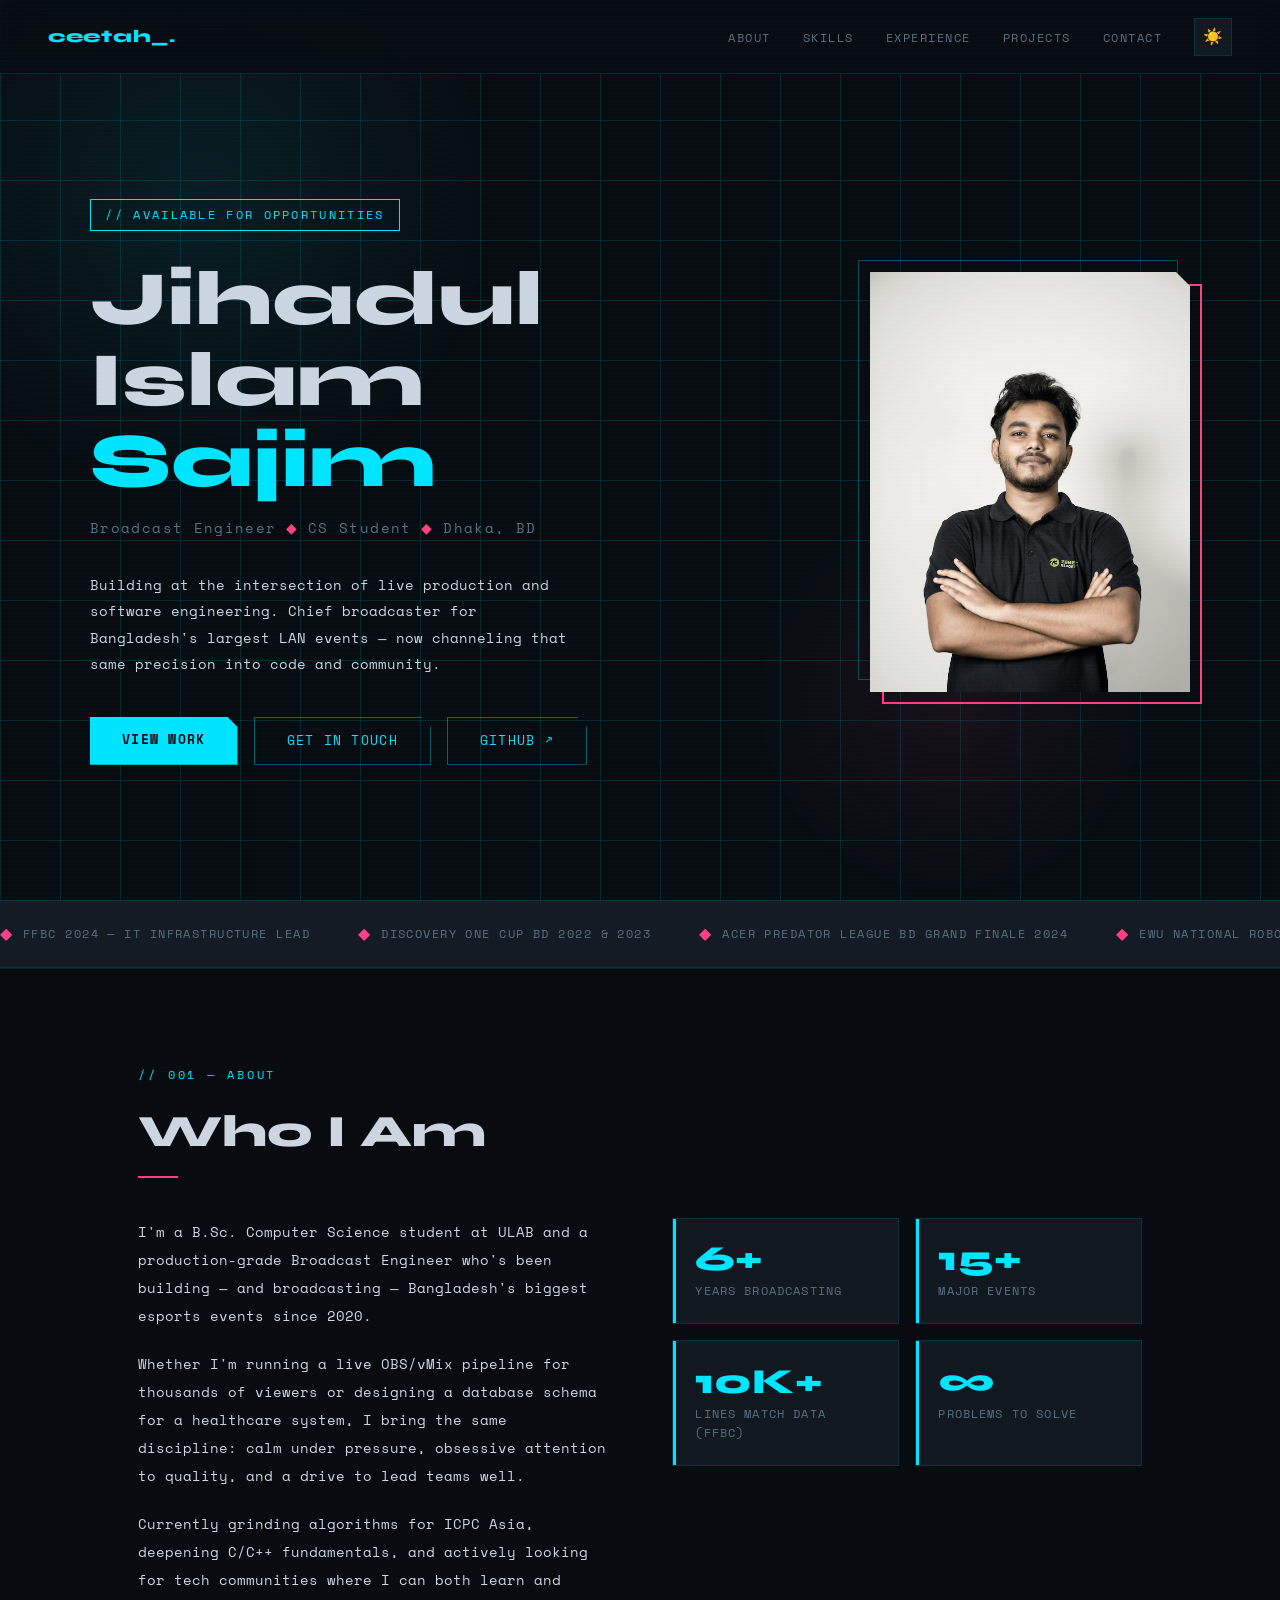
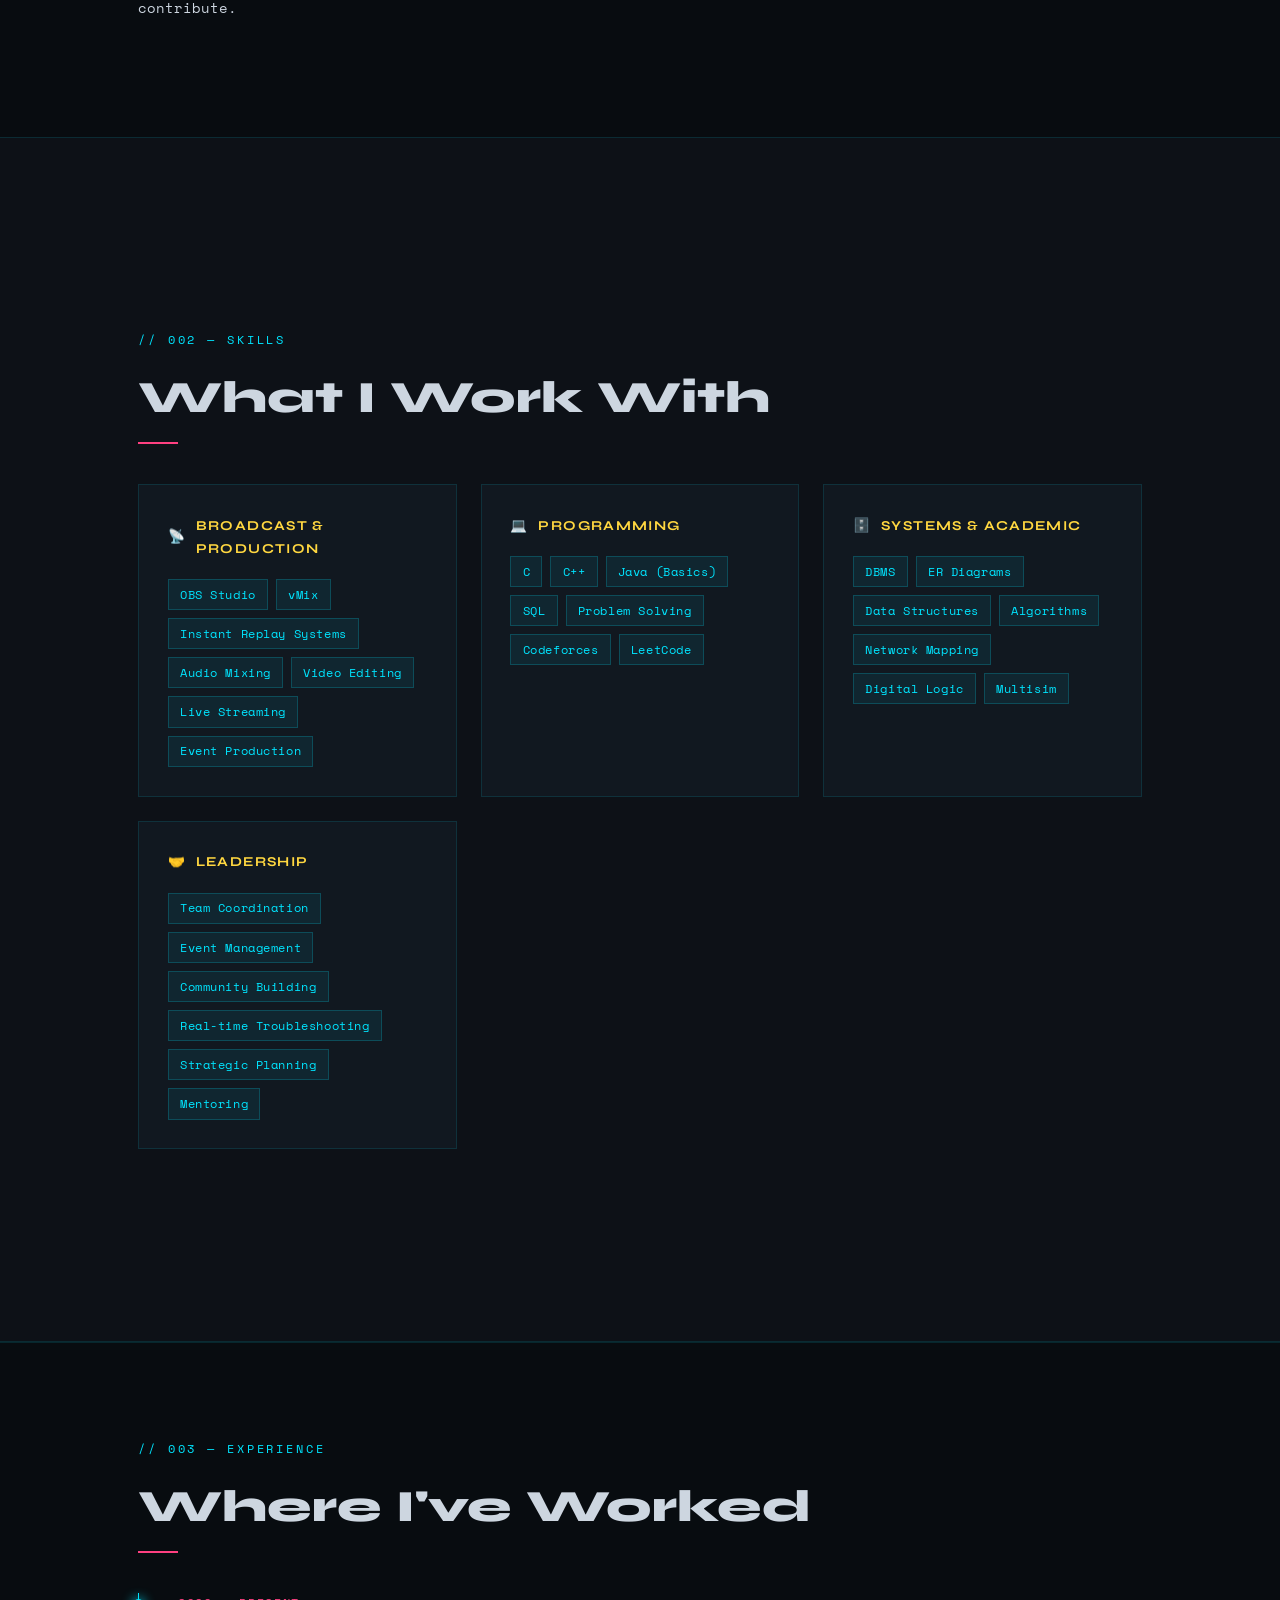
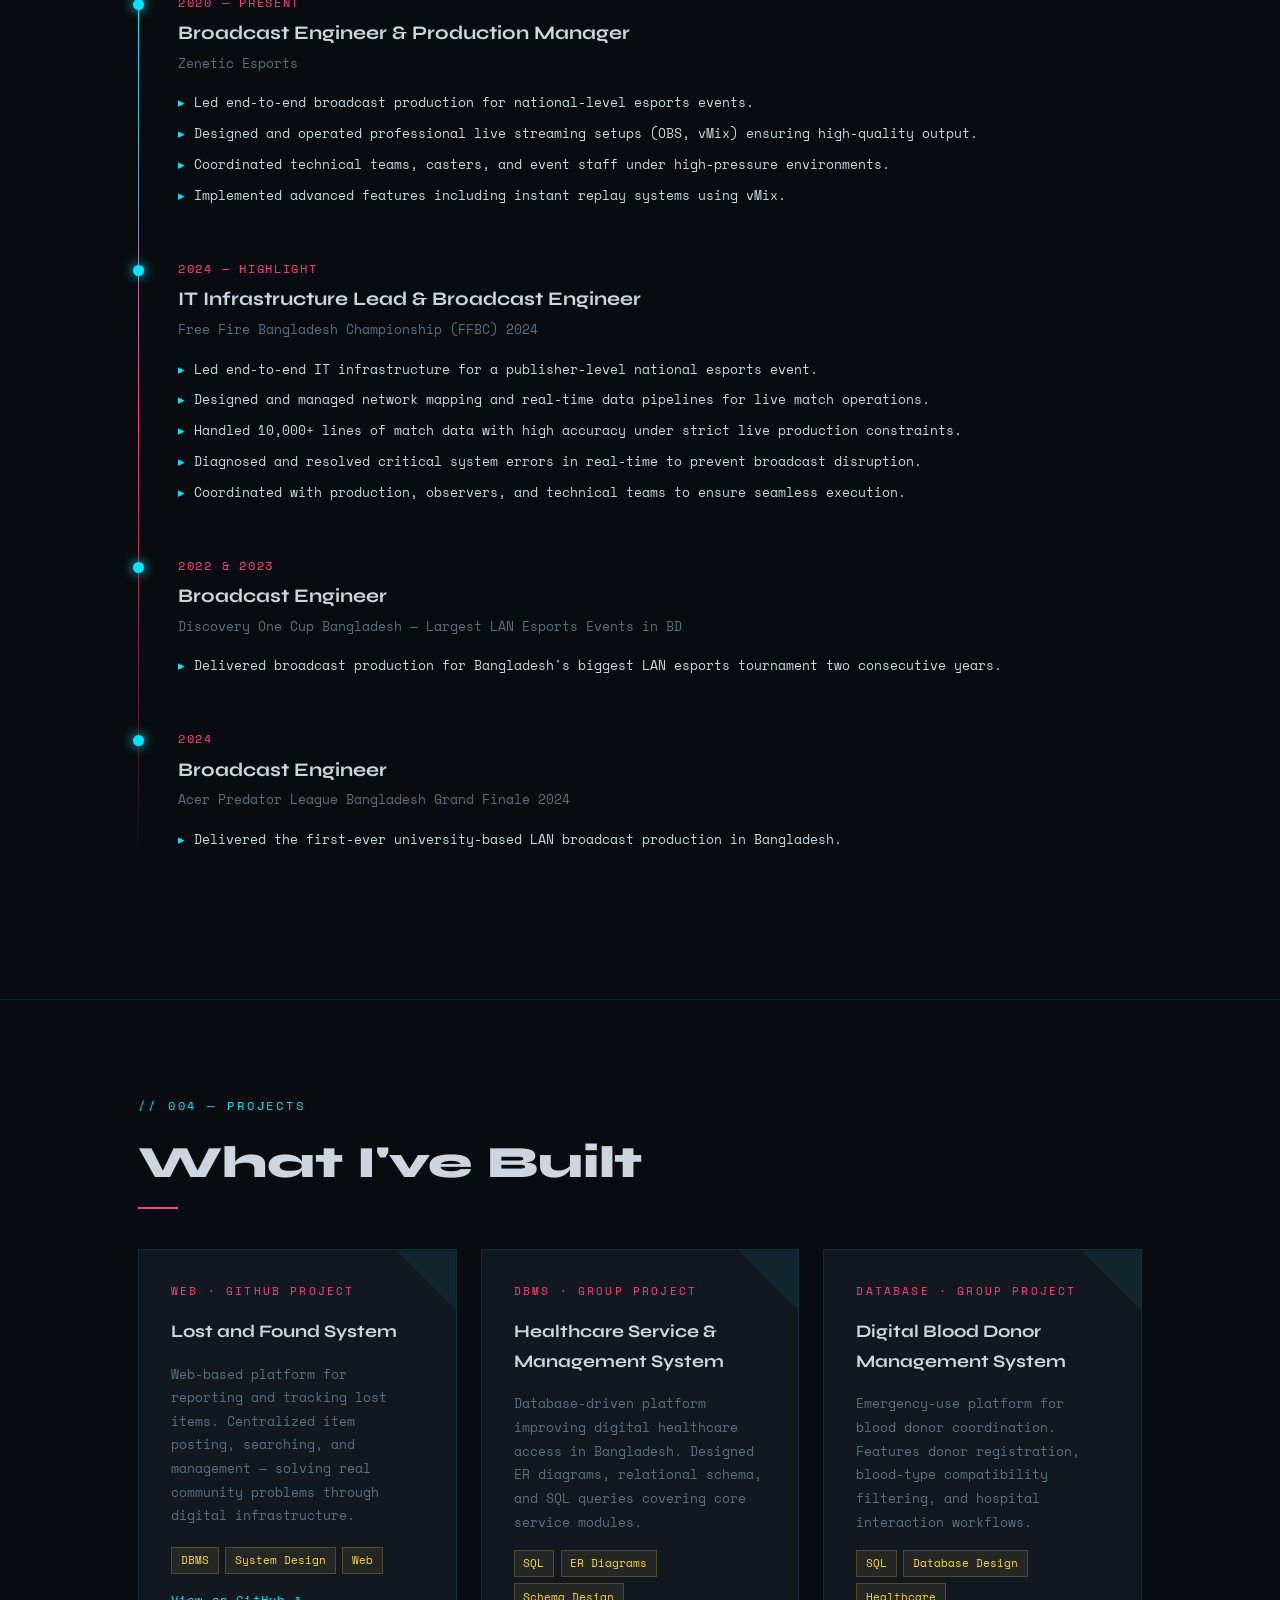
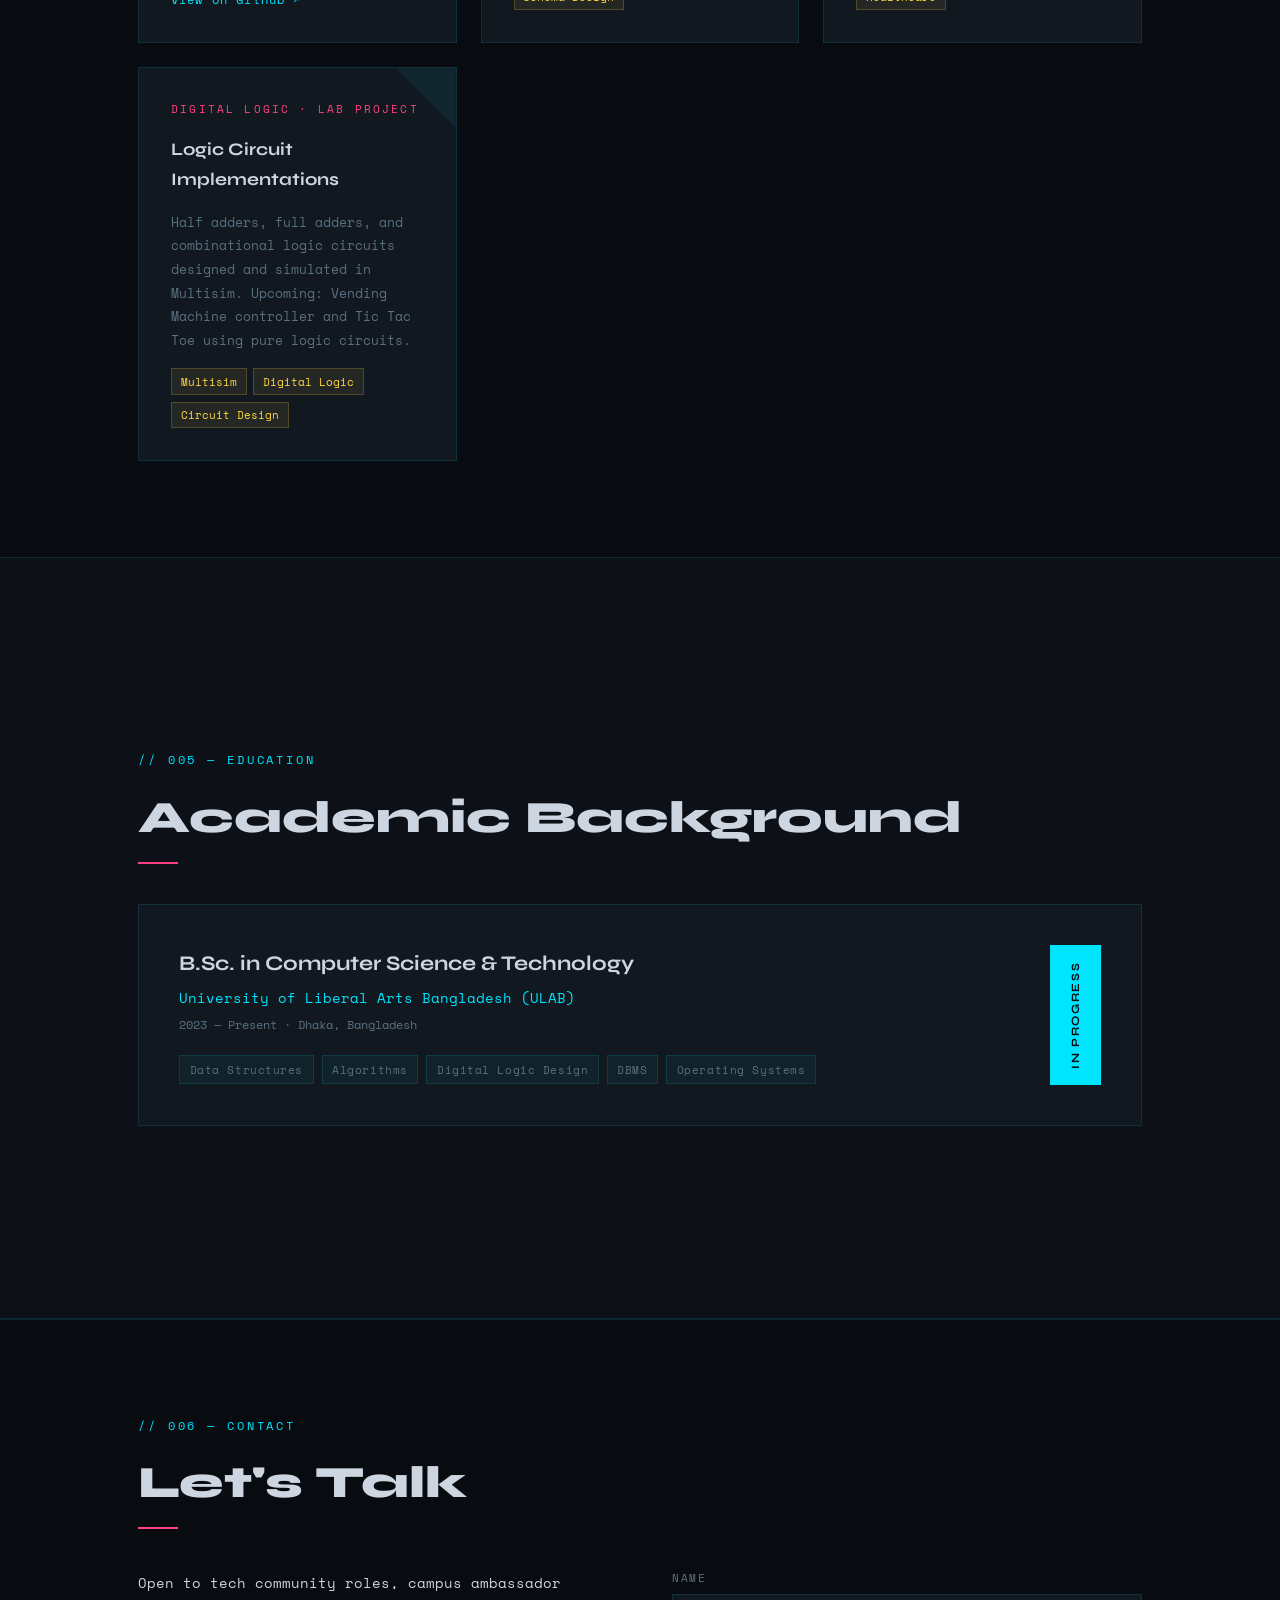
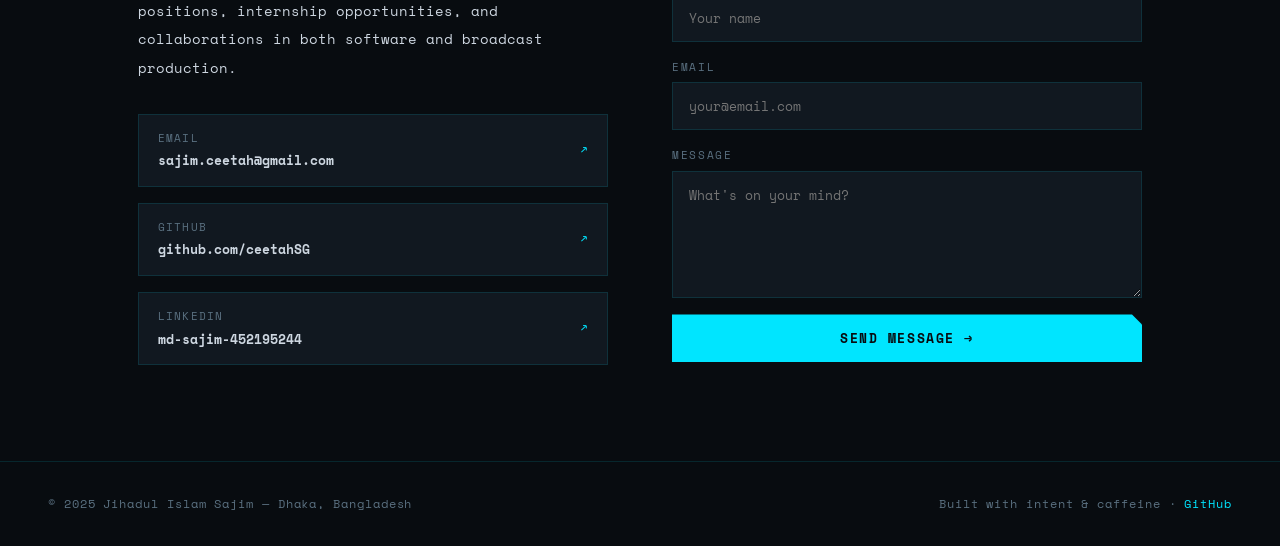
<file: index.html>
<!DOCTYPE html>
<html lang="en" data-theme="dark">

<head>
  <meta charset="UTF-8" />
  <meta name="viewport" content="width=device-width, initial-scale=1.0" />
  <title>Jihadul Islam Sajim — Portfolio</title>
  <link rel="preconnect" href="https://fonts.googleapis.com" />
  <link
    href="https://fonts.googleapis.com/css2?family=Space+Mono:ital,wght@0,400;0,700;1,400&family=Syne:wght@400;700;800&display=swap"
    rel="stylesheet" />
  <style>
    /* ── THEME VARS ── */
    [data-theme="dark"] {
      --bg: #080c10;
      --bg2: #0d1117;
      --bg3: #141b24;
      --card: #111820;
      --neon: #00e5ff;
      --neon2: #ff4081;
      --accent: #ffd740;
      --txt: #cdd6e0;
      --txt-dim: #5a7080;
      --border: rgba(0, 229, 255, 0.12);
      --nav-bg: rgba(8, 12, 16, 0.88);
      --scanline: rgba(0, 229, 255, 0.015);
      --toggle-bg: #111820;
      --toggle-icon: "☀️";
    }

    [data-theme="light"] {
      --bg: #f0f4f8;
      --bg2: #e4eaf2;
      --bg3: #d8e2ee;
      --card: #ffffff;
      --neon: #0077aa;
      --neon2: #d6005e;
      --accent: #b07800;
      --txt: #1a2535;
      --txt-dim: #6b7c93;
      --border: rgba(0, 120, 170, 0.18);
      --nav-bg: rgba(240, 244, 248, 0.92);
      --scanline: transparent;
      --toggle-bg: #e4eaf2;
      --toggle-icon: "🌙";
    }

    *,
    *::before,
    *::after {
      box-sizing: border-box;
      margin: 0;
      padding: 0;
    }

    html {
      scroll-behavior: smooth;
    }

    body {
      background: var(--bg);
      color: var(--txt);
      font-family: 'Space Mono', monospace;
      line-height: 1.7;
      overflow-x: hidden;
      transition: background 0.35s, color 0.35s;
    }

    body::before {
      content: '';
      position: fixed;
      inset: 0;
      background: repeating-linear-gradient(0deg, transparent, transparent 2px, var(--scanline) 2px, var(--scanline) 4px);
      pointer-events: none;
      z-index: 9999;
    }

    /* ── THEME TOGGLE ── */
    .theme-toggle {
      background: var(--toggle-bg);
      border: 1px solid var(--border);
      color: var(--txt);
      font-size: 1rem;
      width: 38px;
      height: 38px;
      display: flex;
      align-items: center;
      justify-content: center;
      cursor: pointer;
      border-radius: 0;
      transition: border-color 0.2s, background 0.2s;
      flex-shrink: 0;
    }

    .theme-toggle:hover {
      border-color: var(--neon);
    }

    /* ── NAV ── */
    nav {
      position: fixed;
      top: 0;
      left: 0;
      right: 0;
      z-index: 100;
      display: flex;
      justify-content: space-between;
      align-items: center;
      padding: 1.1rem 3rem;
      background: var(--nav-bg);
      backdrop-filter: blur(12px);
      border-bottom: 1px solid var(--border);
      transition: background 0.35s;
    }

    .nav-logo {
      font-family: 'Syne', sans-serif;
      font-weight: 800;
      font-size: 1.1rem;
      color: var(--neon);
      letter-spacing: 0.04em;
      text-decoration: none;
    }

    .nav-right {
      display: flex;
      align-items: center;
      gap: 2rem;
    }

    .nav-links {
      display: flex;
      gap: 2rem;
      list-style: none;
    }

    .nav-links a {
      font-size: 0.78rem;
      color: var(--txt-dim);
      text-decoration: none;
      letter-spacing: 0.12em;
      text-transform: uppercase;
      transition: color 0.2s;
    }

    .nav-links a:hover {
      color: var(--neon);
    }

    /* ── HERO ── */
    #hero {
      height: 100svh;
      min-height: 100vh;
      display: flex;
      align-items: center;
      padding: 0 4rem;
      position: relative;
      overflow: hidden;
    }

    .hero-grid-bg {
      position: absolute;
      inset: 0;
      background-image: linear-gradient(var(--border) 1px, transparent 1px), linear-gradient(90deg, var(--border) 1px, transparent 1px);
      background-size: 60px 60px;
      z-index: 0;
    }

    .hero-glow {
      position: absolute;
      width: 600px;
      height: 600px;
      background: radial-gradient(circle, rgba(0, 229, 255, 0.08) 0%, transparent 70%);
      top: -100px;
      left: -100px;
      z-index: 0;
      animation: pulse 6s ease-in-out infinite;
    }

    .hero-glow2 {
      position: absolute;
      width: 400px;
      height: 400px;
      background: radial-gradient(circle, rgba(255, 64, 129, 0.07) 0%, transparent 70%);
      bottom: 0;
      right: 10%;
      z-index: 0;
      animation: pulse 8s ease-in-out infinite reverse;
    }

    @keyframes pulse {

      0%,
      100% {
        transform: scale(1);
        opacity: 1
      }

      50% {
        transform: scale(1.1);
        opacity: 0.7
      }
    }

    .hero-inner {
      position: relative;
      z-index: 1;
      display: grid;
      grid-template-columns: 1fr auto;
      gap: 4rem;
      align-items: center;
      width: 100%;
      max-width: 1100px;
      margin: 0 auto;
      padding-top: 4rem;
    }

    .hero-content {}

    .hero-tag {
      display: inline-block;
      font-size: 0.72rem;
      letter-spacing: 0.2em;
      text-transform: uppercase;
      color: var(--neon);
      border: 1px solid var(--neon);
      padding: 0.3rem 0.9rem;
      margin-bottom: 1.8rem;
      animation: fadeUp 0.6s ease forwards;
      opacity: 0;
    }

    .hero-name {
      font-family: 'Syne', sans-serif;
      font-size: clamp(2.6rem, 6vw, 5rem);
      font-weight: 800;
      line-height: 1.05;
      margin-bottom: 1rem;
      animation: fadeUp 0.7s 0.15s ease forwards;
      opacity: 0;
    }

    .hero-name span {
      color: var(--neon);
    }

    .hero-role {
      font-size: 0.85rem;
      letter-spacing: 0.1em;
      color: var(--txt-dim);
      margin-bottom: 2rem;
      animation: fadeUp 0.7s 0.3s ease forwards;
      opacity: 0;
    }

    .hero-role .dot {
      color: var(--neon2);
      margin: 0 0.6rem;
    }

    .hero-desc {
      font-size: 0.86rem;
      max-width: 480px;
      color: var(--txt);
      line-height: 1.9;
      margin-bottom: 2.5rem;
      animation: fadeUp 0.7s 0.45s ease forwards;
      opacity: 0;
    }

    .hero-ctas {
      display: flex;
      gap: 1rem;
      flex-wrap: wrap;
      animation: fadeUp 0.7s 0.6s ease forwards;
      opacity: 0;
    }

    /* ── PHOTO ── */
    .hero-photo-wrap {
      position: relative;
      z-index: 1;
      animation: fadeUp 0.8s 0.2s ease forwards;
      opacity: 0;
      flex-shrink: 0;
    }

    .hero-photo-frame {
      width: 320px;
      height: 420px;
      position: relative;
    }

    .hero-photo-frame::before {
      content: '';
      position: absolute;
      top: 12px;
      left: 12px;
      right: -12px;
      bottom: -12px;
      border: 2px solid var(--neon2);
      z-index: 0;
      transition: border-color 0.3s;
    }

    .hero-photo-frame::after {
      content: '';
      position: absolute;
      top: -12px;
      right: 12px;
      left: -12px;
      bottom: 12px;
      border: 1px solid rgba(0, 229, 255, 0.3);
      z-index: 0;
    }

    .hero-photo-frame img {
      width: 100%;
      height: 100%;
      object-fit: cover;
      object-position: top center;
      display: block;
      position: relative;
      z-index: 1;
      filter: grayscale(15%) contrast(1.05);
      transition: filter 0.3s;
      clip-path: polygon(0 0, calc(100% - 14px) 0, 100% 14px, 100% 100%, 0 100%);
    }

    .hero-photo-frame:hover img {
      filter: grayscale(0%) contrast(1.1);
    }

    /* ── BUTTONS ── */
    .btn-primary {
      background: var(--neon);
      color: var(--bg);
      padding: 0.75rem 2rem;
      font-family: 'Space Mono', monospace;
      font-size: 0.8rem;
      font-weight: 700;
      letter-spacing: 0.1em;
      text-transform: uppercase;
      text-decoration: none;
      border: none;
      cursor: pointer;
      transition: transform 0.2s, box-shadow 0.2s;
      clip-path: polygon(0 0, calc(100% - 10px) 0, 100% 10px, 100% 100%, 0 100%);
      display: inline-block;
    }

    .btn-primary:hover {
      transform: translateY(-2px);
      box-shadow: 0 0 24px rgba(0, 229, 255, 0.4);
    }

    .btn-ghost {
      background: transparent;
      color: var(--neon);
      padding: 0.75rem 2rem;
      font-family: 'Space Mono', monospace;
      font-size: 0.8rem;
      letter-spacing: 0.1em;
      text-transform: uppercase;
      text-decoration: none;
      border: 1px solid rgba(0, 229, 255, 0.4);
      transition: border-color 0.2s, background 0.2s;
      display: inline-block;
      clip-path: polygon(0 0, calc(100% - 10px) 0, 100% 10px, 100% 100%, 0 100%);
    }

    .btn-ghost:hover {
      border-color: var(--neon);
      background: rgba(0, 229, 255, 0.06);
    }

    /* ── SECTIONS ── */
    .sec {
      padding: 6rem 3rem;
      max-width: 1100px;
      margin: 0 auto;
    }

    .section-label {
      font-size: 0.72rem;
      letter-spacing: 0.25em;
      text-transform: uppercase;
      color: var(--neon);
      margin-bottom: 0.6rem;
    }

    .section-title {
      font-family: 'Syne', sans-serif;
      font-size: clamp(1.8rem, 4vw, 2.8rem);
      font-weight: 800;
      margin-bottom: 3rem;
      position: relative;
      display: inline-block;
    }

    .section-title::after {
      content: '';
      position: absolute;
      left: 0;
      bottom: -8px;
      width: 40px;
      height: 2px;
      background: var(--neon2);
    }

    /* ── ABOUT ── */
    .about-grid {
      display: grid;
      grid-template-columns: 1fr 1fr;
      gap: 4rem;
      align-items: start;
    }

    .about-text p {
      font-size: 0.88rem;
      line-height: 2;
      color: var(--txt);
      margin-bottom: 1.2rem;
    }

    .about-stat-grid {
      display: grid;
      grid-template-columns: 1fr 1fr;
      gap: 1rem;
    }

    .stat-card {
      background: var(--card);
      border: 1px solid var(--border);
      padding: 1.4rem;
      position: relative;
      overflow: hidden;
      transition: background 0.35s, border-color 0.35s;
    }

    .stat-card::before {
      content: '';
      position: absolute;
      top: 0;
      left: 0;
      width: 3px;
      height: 100%;
      background: var(--neon);
    }

    .stat-num {
      font-family: 'Syne', sans-serif;
      font-size: 2.2rem;
      font-weight: 800;
      color: var(--neon);
      line-height: 1;
    }

    .stat-label {
      font-size: 0.72rem;
      letter-spacing: 0.1em;
      color: var(--txt-dim);
      text-transform: uppercase;
      margin-top: 0.3rem;
    }

    /* ── SKILLS ── */
    .skills-section {
      background: var(--bg2);
      border-top: 1px solid var(--border);
      border-bottom: 1px solid var(--border);
      padding: 6rem 0;
      transition: background 0.35s;
    }

    .skills-grid {
      display: grid;
      grid-template-columns: repeat(auto-fit, minmax(280px, 1fr));
      gap: 1.5rem;
    }

    .skill-group {
      background: var(--card);
      border: 1px solid var(--border);
      padding: 1.8rem;
      transition: border-color 0.3s, transform 0.3s, background 0.35s;
    }

    .skill-group:hover {
      border-color: rgba(0, 229, 255, 0.4);
      transform: translateY(-4px);
    }

    .skill-group-title {
      font-family: 'Syne', sans-serif;
      font-size: 0.85rem;
      font-weight: 700;
      letter-spacing: 0.1em;
      text-transform: uppercase;
      color: var(--accent);
      margin-bottom: 1.2rem;
      display: flex;
      align-items: center;
      gap: 0.6rem;
    }

    .skill-tags {
      display: flex;
      flex-wrap: wrap;
      gap: 0.5rem;
    }

    .skill-tag {
      font-size: 0.72rem;
      padding: 0.3rem 0.7rem;
      background: rgba(0, 229, 255, 0.07);
      border: 1px solid rgba(0, 229, 255, 0.2);
      color: var(--neon);
      letter-spacing: 0.05em;
      transition: background 0.2s;
    }

    .skill-tag:hover {
      background: rgba(0, 229, 255, 0.15);
    }

    /* ── EXPERIENCE ── */
    .exp-timeline {
      position: relative;
    }

    .exp-timeline::before {
      content: '';
      position: absolute;
      left: 0;
      top: 0;
      bottom: 0;
      width: 1px;
      background: linear-gradient(to bottom, var(--neon), var(--neon2), transparent);
    }

    .exp-item {
      padding-left: 2.5rem;
      margin-bottom: 3rem;
      position: relative;
      opacity: 0;
      transform: translateX(-20px);
      transition: opacity 0.6s, transform 0.6s;
    }

    .exp-item.visible {
      opacity: 1;
      transform: translateX(0);
    }

    .exp-item::before {
      content: '';
      position: absolute;
      left: -5px;
      top: 6px;
      width: 11px;
      height: 11px;
      background: var(--neon);
      border-radius: 50%;
      box-shadow: 0 0 12px var(--neon);
    }

    .exp-year {
      font-size: 0.72rem;
      color: var(--neon2);
      letter-spacing: 0.15em;
      text-transform: uppercase;
      margin-bottom: 0.3rem;
    }

    .exp-title {
      font-family: 'Syne', sans-serif;
      font-size: 1.2rem;
      font-weight: 700;
      margin-bottom: 0.2rem;
    }

    .exp-org {
      font-size: 0.8rem;
      color: var(--txt-dim);
      margin-bottom: 0.8rem;
    }

    .exp-bullets {
      list-style: none;
    }

    .exp-bullets li {
      font-size: 0.84rem;
      color: var(--txt);
      padding: 0.25rem 0 0.25rem 1rem;
      position: relative;
    }

    .exp-bullets li::before {
      content: '▸';
      position: absolute;
      left: 0;
      color: var(--neon);
    }

    /* ── MARQUEE ── */
    .events-strip {
      background: var(--bg3);
      border-top: 1px solid var(--border);
      border-bottom: 1px solid var(--border);
      padding: 1.2rem 0;
      overflow: hidden;
      white-space: nowrap;
      transition: background 0.35s;
    }

    .events-track {
      display: inline-flex;
      gap: 3rem;
      animation: marquee 22s linear infinite;
    }

    .event-pill {
      display: inline-flex;
      align-items: center;
      gap: 0.6rem;
      font-size: 0.75rem;
      letter-spacing: 0.12em;
      text-transform: uppercase;
      color: var(--txt-dim);
    }

    .event-pill .dot {
      color: var(--neon2);
      font-size: 1rem;
    }

    @keyframes marquee {
      from {
        transform: translateX(0)
      }

      to {
        transform: translateX(-50%)
      }
    }

    /* ── PROJECTS ── */
    .projects-grid {
      display: grid;
      grid-template-columns: repeat(auto-fit, minmax(300px, 1fr));
      gap: 1.5rem;
    }

    .project-card {
      background: var(--card);
      border: 1px solid var(--border);
      padding: 2rem;
      display: flex;
      flex-direction: column;
      gap: 1rem;
      transition: border-color 0.3s, transform 0.3s, background 0.35s;
      position: relative;
      overflow: hidden;
    }

    .project-card::after {
      content: '';
      position: absolute;
      top: 0;
      right: 0;
      width: 60px;
      height: 60px;
      background: var(--neon);
      clip-path: polygon(100% 0, 0 0, 100% 100%);
      opacity: 0.06;
      transition: opacity 0.3s;
    }

    .project-card:hover {
      border-color: rgba(0, 229, 255, 0.4);
      transform: translateY(-4px);
    }

    .project-card:hover::after {
      opacity: 0.14;
    }

    .project-type {
      font-size: 0.68rem;
      letter-spacing: 0.2em;
      text-transform: uppercase;
      color: var(--neon2);
    }

    .project-name {
      font-family: 'Syne', sans-serif;
      font-size: 1.1rem;
      font-weight: 700;
    }

    .project-desc {
      font-size: 0.82rem;
      color: var(--txt-dim);
      line-height: 1.8;
      flex: 1;
    }

    .project-tags {
      display: flex;
      flex-wrap: wrap;
      gap: 0.4rem;
    }

    .project-tag {
      font-size: 0.68rem;
      padding: 0.2rem 0.55rem;
      background: rgba(255, 215, 64, 0.08);
      border: 1px solid rgba(255, 215, 64, 0.2);
      color: var(--accent);
    }

    .project-link {
      font-size: 0.72rem;
      color: var(--neon);
      text-decoration: none;
      letter-spacing: 0.1em;
      border-bottom: 1px solid transparent;
      transition: border-color 0.2s;
      align-self: flex-start;
    }

    .project-link:hover {
      border-color: var(--neon);
    }

    /* ── EDUCATION ── */
    .edu-section {
      background: var(--bg2);
      border-top: 1px solid var(--border);
      border-bottom: 1px solid var(--border);
      padding: 6rem 0;
      transition: background 0.35s;
    }

    .edu-card {
      background: var(--card);
      border: 1px solid var(--border);
      padding: 2.5rem;
      display: grid;
      grid-template-columns: 1fr auto;
      gap: 2rem;
      align-items: center;
      transition: background 0.35s;
    }

    .edu-degree {
      font-family: 'Syne', sans-serif;
      font-size: 1.3rem;
      font-weight: 700;
      margin-bottom: 0.3rem;
    }

    .edu-school {
      font-size: 0.88rem;
      color: var(--neon);
      margin-bottom: 0.3rem;
    }

    .edu-date {
      font-size: 0.78rem;
      color: var(--txt-dim);
      margin-bottom: 1.2rem;
    }

    .edu-courses {
      display: flex;
      flex-wrap: wrap;
      gap: 0.5rem;
    }

    .edu-course {
      font-size: 0.7rem;
      padding: 0.25rem 0.6rem;
      background: rgba(0, 229, 255, 0.05);
      border: 1px solid var(--border);
      color: var(--txt-dim);
      letter-spacing: 0.05em;
    }

    .edu-badge {
      font-family: 'Syne', sans-serif;
      font-size: 0.7rem;
      font-weight: 700;
      letter-spacing: 0.15em;
      text-transform: uppercase;
      color: var(--bg);
      background: var(--neon);
      padding: 0.5rem 1rem;
      text-align: center;
      writing-mode: vertical-rl;
      transform: rotate(180deg);
      height: 140px;
      display: flex;
      align-items: center;
      justify-content: center;
    }

    /* ── CONTACT ── */
    .contact-grid {
      display: grid;
      grid-template-columns: 1fr 1fr;
      gap: 4rem;
      align-items: start;
    }

    .contact-intro {
      font-size: 0.88rem;
      color: var(--txt);
      line-height: 2;
      margin-bottom: 2rem;
    }

    .contact-links {
      display: flex;
      flex-direction: column;
      gap: 1rem;
    }

    .contact-link {
      display: flex;
      align-items: center;
      gap: 1rem;
      text-decoration: none;
      color: var(--txt);
      font-size: 0.82rem;
      padding: 0.9rem 1.2rem;
      background: var(--card);
      border: 1px solid var(--border);
      transition: border-color 0.2s, color 0.2s, background 0.35s;
    }

    .contact-link:hover {
      border-color: var(--neon);
      color: var(--neon);
    }

    .cl-label {
      font-size: 0.68rem;
      color: var(--txt-dim);
      letter-spacing: 0.1em;
      text-transform: uppercase;
      display: block;
      margin-bottom: 0.1rem;
    }

    .cl-val {
      font-weight: 700;
    }

    .cl-arrow {
      margin-left: auto;
      color: var(--neon);
    }

    .contact-form {
      display: flex;
      flex-direction: column;
      gap: 1rem;
    }

    .form-field {
      display: flex;
      flex-direction: column;
      gap: 0.4rem;
    }

    .form-field label {
      font-size: 0.68rem;
      letter-spacing: 0.15em;
      text-transform: uppercase;
      color: var(--txt-dim);
    }

    .form-field input,
    .form-field textarea {
      background: var(--card);
      border: 1px solid var(--border);
      color: var(--txt);
      font-family: 'Space Mono', monospace;
      font-size: 0.82rem;
      padding: 0.8rem 1rem;
      outline: none;
      transition: border-color 0.2s, background 0.35s;
      resize: vertical;
    }

    .form-field input:focus,
    .form-field textarea:focus {
      border-color: var(--neon);
    }

    .form-submit {
      background: var(--neon);
      color: var(--bg);
      border: none;
      font-family: 'Space Mono', monospace;
      font-size: 0.8rem;
      font-weight: 700;
      letter-spacing: 0.12em;
      text-transform: uppercase;
      padding: 0.9rem;
      cursor: pointer;
      clip-path: polygon(0 0, calc(100% - 10px) 0, 100% 10px, 100% 100%, 0 100%);
      transition: box-shadow 0.2s;
    }

    .form-submit:hover {
      box-shadow: 0 0 24px rgba(0, 229, 255, 0.4);
    }

    /* ── FOOTER ── */
    footer {
      border-top: 1px solid var(--border);
      padding: 2rem 3rem;
      display: flex;
      justify-content: space-between;
      align-items: center;
      font-size: 0.72rem;
      color: var(--txt-dim);
      letter-spacing: 0.08em;
      transition: border-color 0.35s;
    }

    footer a {
      color: var(--neon);
      text-decoration: none;
    }

    /* ── ANIMATIONS ── */
    @keyframes fadeUp {
      from {
        opacity: 0;
        transform: translateY(24px)
      }

      to {
        opacity: 1;
        transform: translateY(0)
      }
    }

    /* ── HAMBURGER ── */
    .hamburger {
      display: none;
      flex-direction: column;
      justify-content: center;
      gap: 5px;
      background: none;
      border: none;
      cursor: pointer;
      padding: 4px;
    }

    .hamburger span {
      display: block;
      width: 22px;
      height: 2px;
      background: var(--neon);
      transition: all 0.3s;
    }

    .hamburger.open span:nth-child(1) {
      transform: translateY(7px) rotate(45deg);
    }

    .hamburger.open span:nth-child(2) {
      opacity: 0;
    }

    .hamburger.open span:nth-child(3) {
      transform: translateY(-7px) rotate(-45deg);
    }

    /* mobile drawer */
    .mobile-menu {
      display: none;
      position: fixed;
      top: 0;
      left: 0;
      right: 0;
      bottom: 0;
      background: var(--bg);
      z-index: 99;
      flex-direction: column;
      align-items: center;
      justify-content: center;
      gap: 2.5rem;
    }

    .mobile-menu.open {
      display: flex;
    }

    .mobile-menu a {
      font-family: 'Syne', sans-serif;
      font-size: 2rem;
      font-weight: 800;
      color: var(--txt);
      text-decoration: none;
      letter-spacing: 0.08em;
      text-transform: uppercase;
      transition: color 0.2s;
    }

    .mobile-menu a:hover {
      color: var(--neon);
    }

    .mobile-close {
      position: absolute;
      top: 1.2rem;
      right: 1.5rem;
      background: none;
      border: none;
      color: var(--txt-dim);
      font-size: 1.8rem;
      cursor: pointer;
      line-height: 1;
    }

    /* ── RESPONSIVE ── */

    /* Tablet landscape */
    @media (max-width: 1100px) {
      .hero-inner {
        gap: 2.5rem;
        max-width: 100%;
      }

      .hero-photo-frame {
        width: 270px;
        height: 360px;
      }

      .sec {
        padding: 5rem 2rem;
      }

      .skills-section .sec,
      .edu-section .sec {
        padding: 5rem 2rem;
      }
    }

    /* Tablet portrait */
    @media (max-width: 900px) {
      #hero {
        height: auto;
        min-height: 100svh;
        padding: 7rem 2rem 4rem;
      }

      .hero-inner {
        grid-template-columns: 1fr;
        grid-template-rows: auto auto;
        gap: 2rem;
        text-align: center;
      }

      .hero-content {
        order: 2;
      }

      .hero-photo-wrap {
        order: 1;
        display: flex;
        justify-content: center;
      }

      .hero-photo-frame {
        width: 160px;
        height: 190px;
      }

      .hero-desc {
        max-width: 100%;
        margin-left: auto;
        margin-right: auto;
      }

      .hero-ctas {
        justify-content: center;
      }

      .hero-tag {
        margin-left: auto;
        margin-right: auto;
      }

      .about-grid {
        grid-template-columns: 1fr;
        gap: 2.5rem;
      }

      .contact-grid {
        grid-template-columns: 1fr;
        gap: 2.5rem;
      }
    }

    /* Mobile */
    @media (max-width: 640px) {
      nav {
        padding: 0.9rem 1.2rem;
      }

      .nav-links {
        display: none;
      }

      .hamburger {
        display: flex;
      }

      #hero {
        height: auto;
        min-height: 100svh;
        padding: 5.5rem 1.2rem 3.5rem;
        justify-content: center;
      }

      .hero-inner {
        gap: 1.5rem;
      }

      .hero-photo-frame {
        width: 130px;
        height: 155px;
      }

      .hero-photo-frame::before {
        top: 8px;
        left: 8px;
        right: -8px;
        bottom: -8px;
      }

      .hero-photo-frame::after {
        top: -8px;
        right: 8px;
        left: -8px;
        bottom: 8px;
      }

      .hero-name {
        font-size: clamp(2rem, 10vw, 3rem);
      }

      .hero-role {
        font-size: 0.72rem;
      }

      .hero-desc {
        font-size: 0.78rem;
        line-height: 1.8;
      }

      .btn-primary,
      .btn-ghost {
        padding: 0.65rem 1.3rem;
        font-size: 0.72rem;
      }

      .sec {
        padding: 3.5rem 1.2rem;
      }

      .skills-section,
      .edu-section {
        padding: 0;
      }

      .skills-section .sec,
      .edu-section .sec {
        padding: 3.5rem 1.2rem;
      }

      .about-stat-grid {
        grid-template-columns: 1fr 1fr;
        gap: 0.8rem;
      }

      .stat-num {
        font-size: 1.7rem;
      }

      .skills-grid {
        grid-template-columns: 1fr;
      }

      .projects-grid {
        grid-template-columns: 1fr;
      }

      .edu-card {
        grid-template-columns: 1fr;
        padding: 1.5rem;
      }

      .edu-badge {
        display: none;
      }

      .contact-link {
        flex-wrap: wrap;
      }

      footer {
        flex-direction: column;
        gap: 0.8rem;
        text-align: center;
        padding: 1.5rem 1.2rem;
      }

      .events-strip {
        padding: 0.9rem 0;
      }

      .event-pill {
        font-size: 0.65rem;
      }
    }

    /* Very small phones */
    @media (max-width: 380px) {
      .hero-name {
        font-size: 1.8rem;
      }

      .hero-ctas {
        flex-direction: column;
        align-items: center;
      }

      .hero-ctas .btn-primary,
      .hero-ctas .btn-ghost {
        width: 100%;
        text-align: center;
      }

      .nav-logo {
        font-size: 0.95rem;
      }
    }
  </style>
</head>

<body>

  <!-- NAV -->
  <nav>
    <a class="nav-logo" href="#hero">ceetah_.</a>
    <div class="nav-right">
      <ul class="nav-links">
        <li><a href="#about">About</a></li>
        <li><a href="#skills">Skills</a></li>
        <li><a href="#experience">Experience</a></li>
        <li><a href="#projects">Projects</a></li>
        <li><a href="#contact">Contact</a></li>
      </ul>
      <button class="theme-toggle" id="themeToggle" aria-label="Toggle theme">☀️</button>
      <button class="hamburger" id="hamburger" aria-label="Open menu">
        <span></span><span></span><span></span>
      </button>
    </div>
  </nav>

  <!-- MOBILE MENU -->
  <div class="mobile-menu" id="mobileMenu">
    <button class="mobile-close" id="mobileClose">✕</button>
    <a href="#about" class="mobile-nav-link">About</a>
    <a href="#skills" class="mobile-nav-link">Skills</a>
    <a href="#experience" class="mobile-nav-link">Experience</a>
    <a href="#projects" class="mobile-nav-link">Projects</a>
    <a href="#contact" class="mobile-nav-link">Contact</a>
  </div>

  <!-- HERO -->
  <section id="hero">
    <div class="hero-grid-bg"></div>
    <div class="hero-glow"></div>
    <div class="hero-glow2"></div>
    <div class="hero-inner">
      <div class="hero-content">
        <span class="hero-tag">// Available for opportunities</span>
        <h1 class="hero-name">Jihadul Islam<br /><span>Sajim</span></h1>
        <p class="hero-role">Broadcast Engineer<span class="dot">◆</span>CS Student<span class="dot">◆</span>Dhaka, BD
        </p>
        <p class="hero-desc">
          Building at the intersection of live production and software engineering.
          Chief broadcaster for Bangladesh's largest LAN events — now channeling
          that same precision into code and community.
        </p>
        <div class="hero-ctas">
          <a href="#projects" class="btn-primary">View Work</a>
          <a href="#contact" class="btn-ghost">Get in Touch</a>
          <a href="https://github.com/ceetahSG" target="_blank" class="btn-ghost">GitHub ↗</a>
        </div>
      </div>
      <div class="hero-photo-wrap">
        <div class="hero-photo-frame">
          <img
            src="[data-uri]"
            alt="Jihadul Islam Sajim" />
        </div>
      </div>
    </div>
  </section>

  <!-- MARQUEE -->
  <div class="events-strip">
    <div class="events-track">
      <span class="event-pill"><span class="dot">◆</span> FFBC 2024 — IT Infrastructure Lead</span>
      <span class="event-pill"><span class="dot">◆</span> Discovery One Cup BD 2022 &amp; 2023</span>
      <span class="event-pill"><span class="dot">◆</span> Acer Predator League BD Grand Finale 2024</span>
      <span class="event-pill"><span class="dot">◆</span> EWU National Robofest 2024 – EA FC24</span>
      <span class="event-pill"><span class="dot">◆</span> First-ever University LAN Broadcast</span>
      <span class="event-pill"><span class="dot">◆</span> Zenetic Esports Productions 2020–Present</span>
      <span class="event-pill"><span class="dot">◆</span> FFBC 2024 — IT Infrastructure Lead</span>
      <span class="event-pill"><span class="dot">◆</span> Discovery One Cup BD 2022 &amp; 2023</span>
      <span class="event-pill"><span class="dot">◆</span> Acer Predator League BD Grand Finale 2024</span>
      <span class="event-pill"><span class="dot">◆</span> EWU National Robofest 2024 – EA FC24</span>
      <span class="event-pill"><span class="dot">◆</span> First-ever University LAN Broadcast</span>
      <span class="event-pill"><span class="dot">◆</span> Zenetic Esports Productions 2020–Present</span>
    </div>
  </div>

  <!-- ABOUT -->
  <div style="border-top:1px solid var(--border)">
    <div class="sec" id="about">
      <p class="section-label">// 001 — About</p>
      <h2 class="section-title">Who I Am</h2>
      <div class="about-grid">
        <div class="about-text">
          <p>I'm a B.Sc. Computer Science student at ULAB and a production-grade Broadcast Engineer who's been building
            — and broadcasting — Bangladesh's biggest esports events since 2020.</p>
          <p>Whether I'm running a live OBS/vMix pipeline for thousands of viewers or designing a database schema for a
            healthcare system, I bring the same discipline: calm under pressure, obsessive attention to quality, and a
            drive to lead teams well.</p>
          <p>Currently grinding algorithms for ICPC Asia, deepening C/C++ fundamentals, and actively looking for tech
            communities where I can both learn and contribute.</p>
        </div>
        <div class="about-stat-grid">
          <div class="stat-card">
            <div class="stat-num">6+</div>
            <div class="stat-label">Years Broadcasting</div>
          </div>
          <div class="stat-card">
            <div class="stat-num">15+</div>
            <div class="stat-label">Major Events</div>
          </div>
          <div class="stat-card">
            <div class="stat-num">10K+</div>
            <div class="stat-label">Lines Match Data (FFBC)</div>
          </div>
          <div class="stat-card">
            <div class="stat-num">∞</div>
            <div class="stat-label">Problems to Solve</div>
          </div>
        </div>
      </div>
    </div>
  </div>

  <!-- SKILLS -->
  <div class="skills-section">
    <div class="sec" id="skills">
      <p class="section-label">// 002 — Skills</p>
      <h2 class="section-title">What I Work With</h2>
      <div class="skills-grid">
        <div class="skill-group">
          <div class="skill-group-title"><span>📡</span> Broadcast & Production</div>
          <div class="skill-tags">
            <span class="skill-tag">OBS Studio</span><span class="skill-tag">vMix</span>
            <span class="skill-tag">Instant Replay Systems</span><span class="skill-tag">Audio Mixing</span>
            <span class="skill-tag">Video Editing</span><span class="skill-tag">Live Streaming</span>
            <span class="skill-tag">Event Production</span>
          </div>
        </div>
        <div class="skill-group">
          <div class="skill-group-title"><span>💻</span> Programming</div>
          <div class="skill-tags">
            <span class="skill-tag">C</span><span class="skill-tag">C++</span>
            <span class="skill-tag">Java (Basics)</span><span class="skill-tag">SQL</span>
            <span class="skill-tag">Problem Solving</span><span class="skill-tag">Codeforces</span>
            <span class="skill-tag">LeetCode</span>
          </div>
        </div>
        <div class="skill-group">
          <div class="skill-group-title"><span>🗄️</span> Systems & Academic</div>
          <div class="skill-tags">
            <span class="skill-tag">DBMS</span><span class="skill-tag">ER Diagrams</span>
            <span class="skill-tag">Data Structures</span><span class="skill-tag">Algorithms</span>
            <span class="skill-tag">Network Mapping</span><span class="skill-tag">Digital Logic</span>
            <span class="skill-tag">Multisim</span>
          </div>
        </div>
        <div class="skill-group">
          <div class="skill-group-title"><span>🤝</span> Leadership</div>
          <div class="skill-tags">
            <span class="skill-tag">Team Coordination</span><span class="skill-tag">Event Management</span>
            <span class="skill-tag">Community Building</span><span class="skill-tag">Real-time Troubleshooting</span>
            <span class="skill-tag">Strategic Planning</span><span class="skill-tag">Mentoring</span>
          </div>
        </div>
      </div>
    </div>
  </div>

  <!-- EXPERIENCE -->
  <div style="border-top:1px solid var(--border)">
    <div class="sec" id="experience">
      <p class="section-label">// 003 — Experience</p>
      <h2 class="section-title">Where I've Worked</h2>
      <div class="exp-timeline">
        <div class="exp-item">
          <div class="exp-year">2020 — Present</div>
          <div class="exp-title">Broadcast Engineer & Production Manager</div>
          <div class="exp-org">Zenetic Esports</div>
          <ul class="exp-bullets">
            <li>Led end-to-end broadcast production for national-level esports events.</li>
            <li>Designed and operated professional live streaming setups (OBS, vMix) ensuring high-quality output.</li>
            <li>Coordinated technical teams, casters, and event staff under high-pressure environments.</li>
            <li>Implemented advanced features including instant replay systems using vMix.</li>
          </ul>
        </div>
        <div class="exp-item">
          <div class="exp-year">2024 — Highlight</div>
          <div class="exp-title">IT Infrastructure Lead & Broadcast Engineer</div>
          <div class="exp-org">Free Fire Bangladesh Championship (FFBC) 2024</div>
          <ul class="exp-bullets">
            <li>Led end-to-end IT infrastructure for a publisher-level national esports event.</li>
            <li>Designed and managed network mapping and real-time data pipelines for live match operations.</li>
            <li>Handled 10,000+ lines of match data with high accuracy under strict live production constraints.</li>
            <li>Diagnosed and resolved critical system errors in real-time to prevent broadcast disruption.</li>
            <li>Coordinated with production, observers, and technical teams to ensure seamless execution.</li>
          </ul>
        </div>
        <div class="exp-item">
          <div class="exp-year">2022 &amp; 2023</div>
          <div class="exp-title">Broadcast Engineer</div>
          <div class="exp-org">Discovery One Cup Bangladesh — Largest LAN Esports Events in BD</div>
          <ul class="exp-bullets">
            <li>Delivered broadcast production for Bangladesh's biggest LAN esports tournament two consecutive years.
            </li>
          </ul>
        </div>
        <div class="exp-item">
          <div class="exp-year">2024</div>
          <div class="exp-title">Broadcast Engineer</div>
          <div class="exp-org">Acer Predator League Bangladesh Grand Finale 2024</div>
          <ul class="exp-bullets">
            <li>Delivered the first-ever university-based LAN broadcast production in Bangladesh.</li>
          </ul>
        </div>
      </div>
    </div>
  </div>

  <!-- PROJECTS -->
  <div style="border-top:1px solid var(--border)">
    <div class="sec" id="projects">
      <p class="section-label">// 004 — Projects</p>
      <h2 class="section-title">What I've Built</h2>
      <div class="projects-grid">
        <div class="project-card">
          <div class="project-type">Web · GitHub Project</div>
          <div class="project-name">Lost and Found System</div>
          <div class="project-desc">Web-based platform for reporting and tracking lost items. Centralized item posting,
            searching, and management — solving real community problems through digital infrastructure.</div>
          <div class="project-tags"><span class="project-tag">DBMS</span><span class="project-tag">System
              Design</span><span class="project-tag">Web</span></div>
          <a href="https://github.com/ceetahSG" target="_blank" class="project-link">View on GitHub ↗</a>
        </div>
        <div class="project-card">
          <div class="project-type">DBMS · Group Project</div>
          <div class="project-name">Healthcare Service & Management System</div>
          <div class="project-desc">Database-driven platform improving digital healthcare access in Bangladesh. Designed
            ER diagrams, relational schema, and SQL queries covering core service modules.</div>
          <div class="project-tags"><span class="project-tag">SQL</span><span class="project-tag">ER
              Diagrams</span><span class="project-tag">Schema Design</span></div>
        </div>
        <div class="project-card">
          <div class="project-type">Database · Group Project</div>
          <div class="project-name">Digital Blood Donor Management System</div>
          <div class="project-desc">Emergency-use platform for blood donor coordination. Features donor registration,
            blood-type compatibility filtering, and hospital interaction workflows.</div>
          <div class="project-tags"><span class="project-tag">SQL</span><span class="project-tag">Database
              Design</span><span class="project-tag">Healthcare</span></div>
        </div>
        <div class="project-card">
          <div class="project-type">Digital Logic · Lab Project</div>
          <div class="project-name">Logic Circuit Implementations</div>
          <div class="project-desc">Half adders, full adders, and combinational logic circuits designed and simulated in
            Multisim. Upcoming: Vending Machine controller and Tic Tac Toe using pure logic circuits.</div>
          <div class="project-tags"><span class="project-tag">Multisim</span><span class="project-tag">Digital
              Logic</span><span class="project-tag">Circuit Design</span></div>
        </div>
      </div>
    </div>
  </div>

  <!-- EDUCATION -->
  <div class="edu-section">
    <div class="sec" id="education">
      <p class="section-label">// 005 — Education</p>
      <h2 class="section-title">Academic Background</h2>
      <div class="edu-card">
        <div>
          <div class="edu-degree">B.Sc. in Computer Science & Technology</div>
          <div class="edu-school">University of Liberal Arts Bangladesh (ULAB)</div>
          <div class="edu-date">2023 — Present · Dhaka, Bangladesh</div>
          <div class="edu-courses">
            <span class="edu-course">Data Structures</span><span class="edu-course">Algorithms</span>
            <span class="edu-course">Digital Logic Design</span><span class="edu-course">DBMS</span>
            <span class="edu-course">Operating Systems</span>
          </div>
        </div>
        <div class="edu-badge">In Progress</div>
      </div>
    </div>
  </div>

  <!-- CONTACT -->
  <div style="border-top:1px solid var(--border)">
    <div class="sec" id="contact">
      <p class="section-label">// 006 — Contact</p>
      <h2 class="section-title">Let's Talk</h2>
      <div class="contact-grid">
        <div>
          <p class="contact-intro">Open to tech community roles, campus ambassador positions, internship opportunities,
            and collaborations in both software and broadcast production.</p>
          <div class="contact-links">
            <a href="mailto:sajim.ceetah@gmail.com" class="contact-link">
              <span><span class="cl-label">Email</span><span class="cl-val">sajim.ceetah@gmail.com</span></span>
              <span class="cl-arrow">↗</span>
            </a>
            <a href="https://github.com/ceetahSG" target="_blank" class="contact-link">
              <span><span class="cl-label">GitHub</span><span class="cl-val">github.com/ceetahSG</span></span>
              <span class="cl-arrow">↗</span>
            </a>
            <a href="https://www.linkedin.com/in/md-sajim-452195244/" target="_blank" class="contact-link">
              <span><span class="cl-label">LinkedIn</span><span class="cl-val">md-sajim-452195244</span></span>
              <span class="cl-arrow">↗</span>
            </a>
          </div>
        </div>
        <div class="contact-form">
          <div class="form-field"><label>Name</label><input type="text" placeholder="Your name" /></div>
          <div class="form-field"><label>Email</label><input type="email" placeholder="your@email.com" /></div>
          <div class="form-field"><label>Message</label><textarea rows="5"
              placeholder="What's on your mind?"></textarea></div>
          <button class="form-submit" onclick="alert('Thanks! Reach out directly at sajim.ceetah@gmail.com')">Send
            Message →</button>
        </div>
      </div>
    </div>
  </div>

  <footer>
    <span>© 2025 Jihadul Islam Sajim — Dhaka, Bangladesh</span>
    <span>Built with intent &amp; caffeine · <a href="https://github.com/ceetahSG" target="_blank">GitHub</a></span>
  </footer>

  <script>
    // Hamburger
    const ham = document.getElementById('hamburger');
    const mMenu = document.getElementById('mobileMenu');
    const mClose = document.getElementById('mobileClose');
    function closeMenu() { ham.classList.remove('open'); mMenu.classList.remove('open'); document.body.style.overflow = ''; }
    ham.addEventListener('click', () => {
      ham.classList.toggle('open');
      mMenu.classList.toggle('open');
      document.body.style.overflow = mMenu.classList.contains('open') ? 'hidden' : '';
    });
    mClose.addEventListener('click', closeMenu);
    document.querySelectorAll('.mobile-nav-link').forEach(a => a.addEventListener('click', closeMenu));

    // Theme toggle
    const toggle = document.getElementById('themeToggle');
    const html = document.documentElement;
    let dark = true;
    toggle.addEventListener('click', () => {
      dark = !dark;
      html.setAttribute('data-theme', dark ? 'dark' : 'light');
      toggle.textContent = dark ? '☀️' : '🌙';
    });

    // Scroll reveal
    const items = document.querySelectorAll('.exp-item');
    const obs = new IntersectionObserver(entries => {
      entries.forEach(e => { if (e.isIntersecting) e.target.classList.add('visible'); });
    }, { threshold: 0.15 });
    items.forEach(i => obs.observe(i));

    // Active nav
    const sections = document.querySelectorAll('[id]');
    const navLinks = document.querySelectorAll('.nav-links a');
    window.addEventListener('scroll', () => {
      let cur = '';
      sections.forEach(s => { if (window.scrollY >= s.offsetTop - 120) cur = s.id; });
      navLinks.forEach(a => { a.style.color = a.getAttribute('href') === '#' + cur ? 'var(--neon)' : ''; });
    });
  </script>
</body>

</html>
</file>
